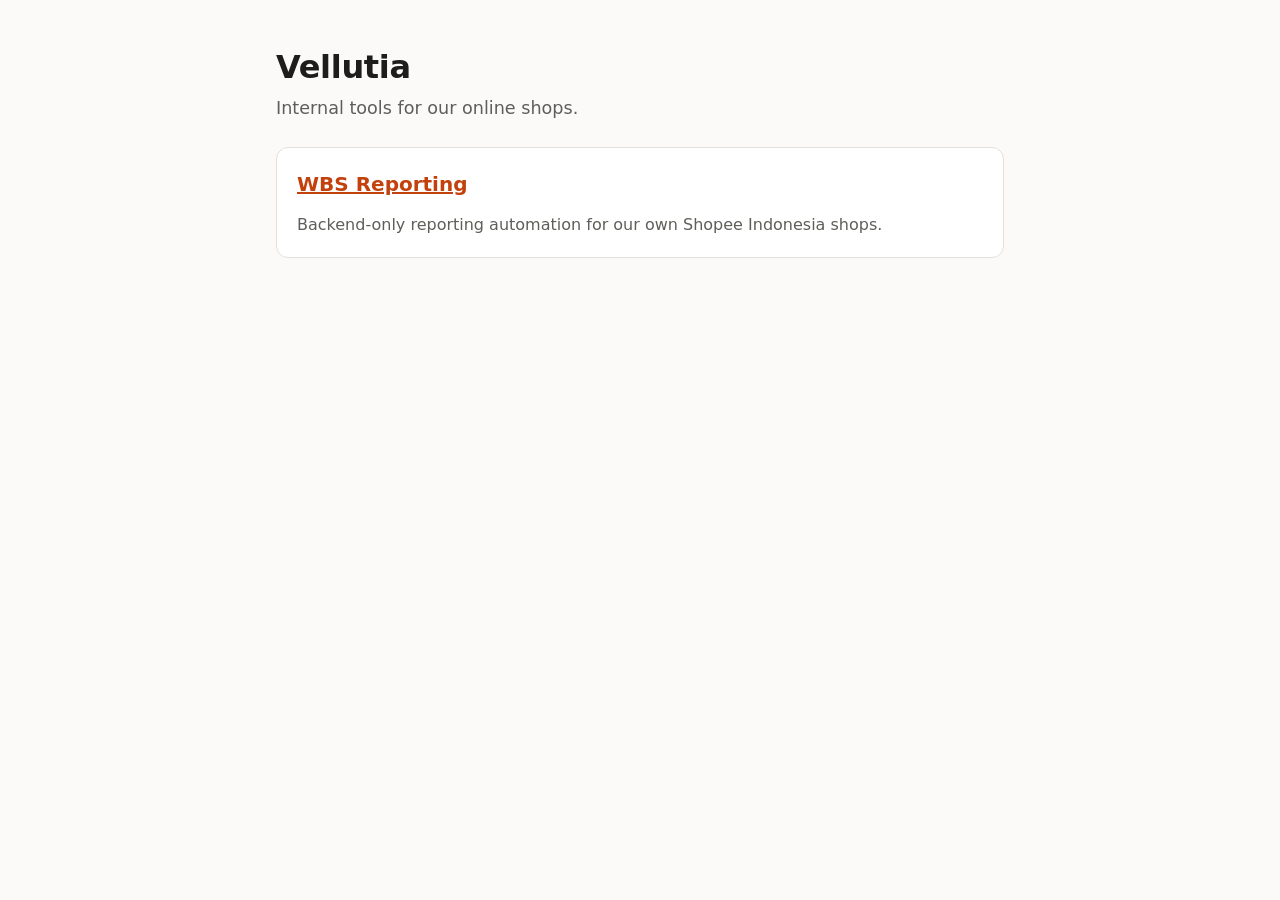
<file: index.html>
<!doctype html>
<html lang="en">
<head>
  <meta charset="utf-8">
  <meta name="viewport" content="width=device-width, initial-scale=1">
  <meta name="referrer" content="no-referrer">
  <title>Vellutia</title>
  <link rel="stylesheet" href="/style.css">
</head>
<body>
  <main>
    <h1>Vellutia</h1>
    <p class="lede">Internal tools for our online shops.</p>
    <div class="card">
      <h2 style="margin-top:0"><a href="/wbs-reporting/">WBS Reporting</a></h2>
      <p class="muted" style="margin:0">Backend-only reporting automation for our own Shopee Indonesia shops.</p>
    </div>
  </main>
</body>
</html>
</file>
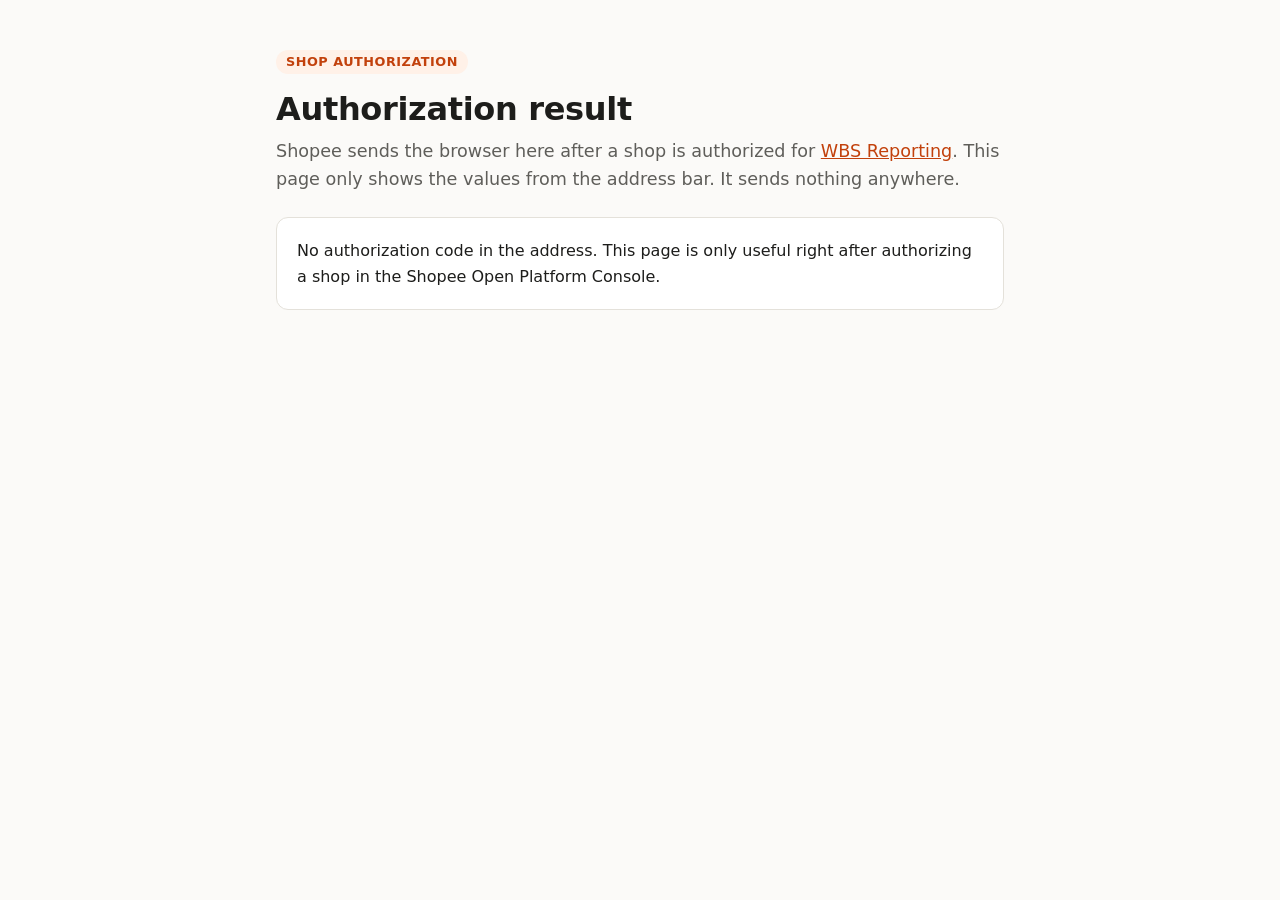
<file: callback/index.html>
<!doctype html>
<html lang="en">
<head>
  <meta charset="utf-8">
  <meta name="viewport" content="width=device-width, initial-scale=1">
  <!-- The authorization code is in this page's URL: never leak it via the Referer header. -->
  <meta name="referrer" content="no-referrer">
  <meta name="robots" content="noindex">
  <title>Shopee authorization — WBS Reporting</title>
  <link rel="stylesheet" href="/style.css">
</head>
<body>
  <main>
    <span class="tag">Shop authorization</span>
    <h1>Authorization result</h1>
    <p class="lede">Shopee sends the browser here after a shop is authorized for <a href="/wbs-reporting/">WBS Reporting</a>. This page only shows the values from the address bar. It sends nothing anywhere.</p>

    <div id="empty" class="card" hidden>
      No authorization code in the address. This page is only useful right after authorizing a shop in the Shopee Open Platform Console.
    </div>

    <div id="error" class="card" hidden>
      <strong>Shopee returned an error:</strong>
      <pre id="error-text"></pre>
    </div>

    <div id="result" hidden>
      <div class="card">
        <div id="fields"></div>
        <p class="muted" style="margin:0">The code works once and expires about 10 minutes after it was issued.</p>
      </div>

      <div id="command-card" class="card" hidden>
        <strong>Run in the project folder:</strong>
        <div class="row">
          <code id="command"></code>
          <button type="button" data-copy="command">Copy</button>
        </div>
      </div>

      <div id="main-account" class="card" hidden>
        This was a <strong>main account</strong> authorization (<code>main_account_id</code> instead of <code>shop_id</code>). The CLI's <code>shopee:token</code> command currently handles single-shop authorizations only.
      </div>
    </div>
  </main>

  <script>
    (function () {
      var params = new URLSearchParams(window.location.search);
      var show = function (id) { document.getElementById(id).hidden = false; };

      var error = params.get('error') || params.get('message');
      if (error) {
        document.getElementById('error-text').textContent = error;
        show('error');
      }

      var code = params.get('code');
      if (!code) {
        if (!error) show('empty');
        return;
      }

      // Show every parameter Shopee sent, highlighting the ones the CLI needs.
      var fields = document.getElementById('fields');
      params.forEach(function (value, key) {
        var label = document.createElement('div');
        label.className = 'muted';
        label.textContent = key;
        var row = document.createElement('div');
        row.className = 'row';
        var valueEl = document.createElement('code');
        valueEl.id = 'param-' + key;
        valueEl.textContent = value;
        var button = document.createElement('button');
        button.type = 'button';
        button.textContent = 'Copy';
        button.setAttribute('data-copy', valueEl.id);
        row.appendChild(valueEl);
        row.appendChild(button);
        fields.appendChild(label);
        fields.appendChild(row);
      });

      var shopId = params.get('shop_id');
      if (shopId && /^\d+$/.test(shopId) && /^[A-Za-z0-9]+$/.test(code)) {
        document.getElementById('command').textContent = 'pnpm cli shopee:token --code ' + code + ' --shop-id ' + shopId;
        show('command-card');
      }
      if (params.get('main_account_id')) show('main-account');
      show('result');

      document.addEventListener('click', function (event) {
        var target = event.target.closest('[data-copy]');
        if (!target) return;
        var text = document.getElementById(target.getAttribute('data-copy')).textContent;
        navigator.clipboard.writeText(text).then(function () {
          target.textContent = 'Copied';
          setTimeout(function () { target.textContent = 'Copy'; }, 1500);
        });
      });
    })();
  </script>
</body>
</html>
</file>
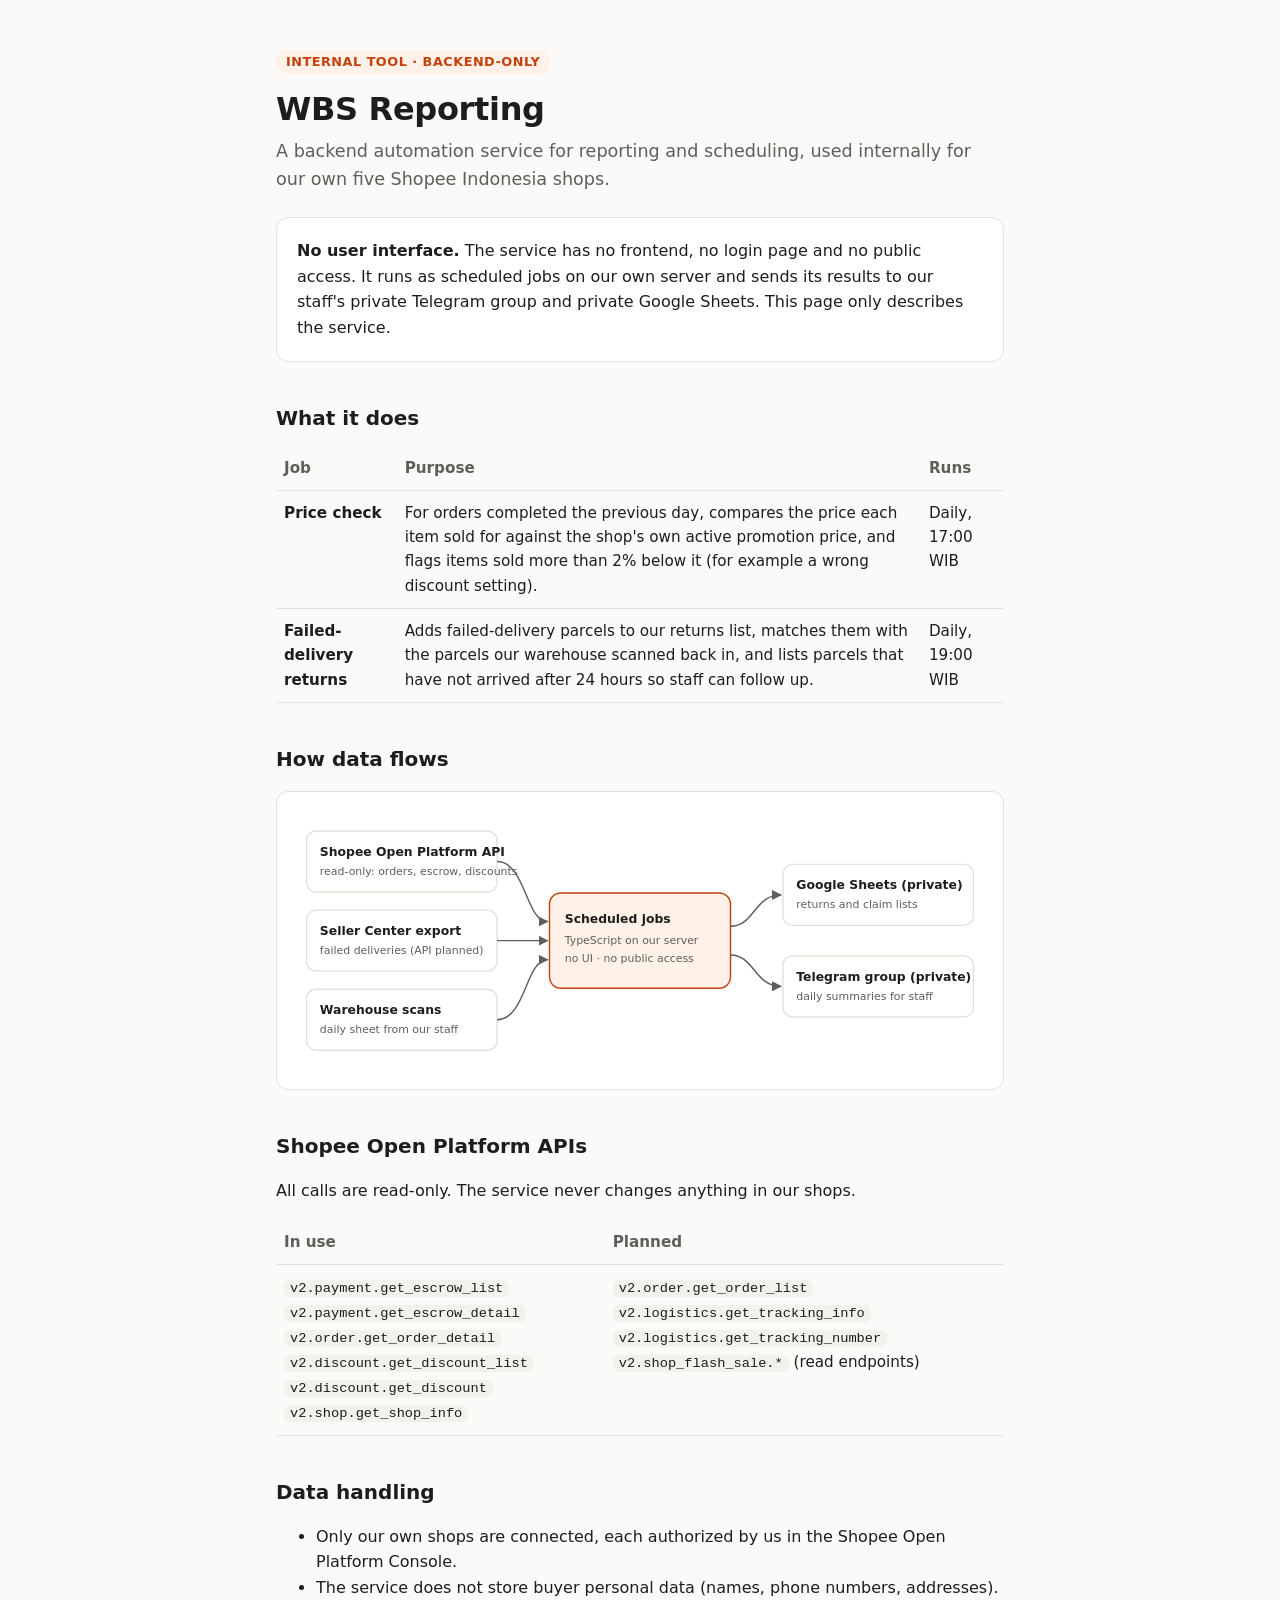
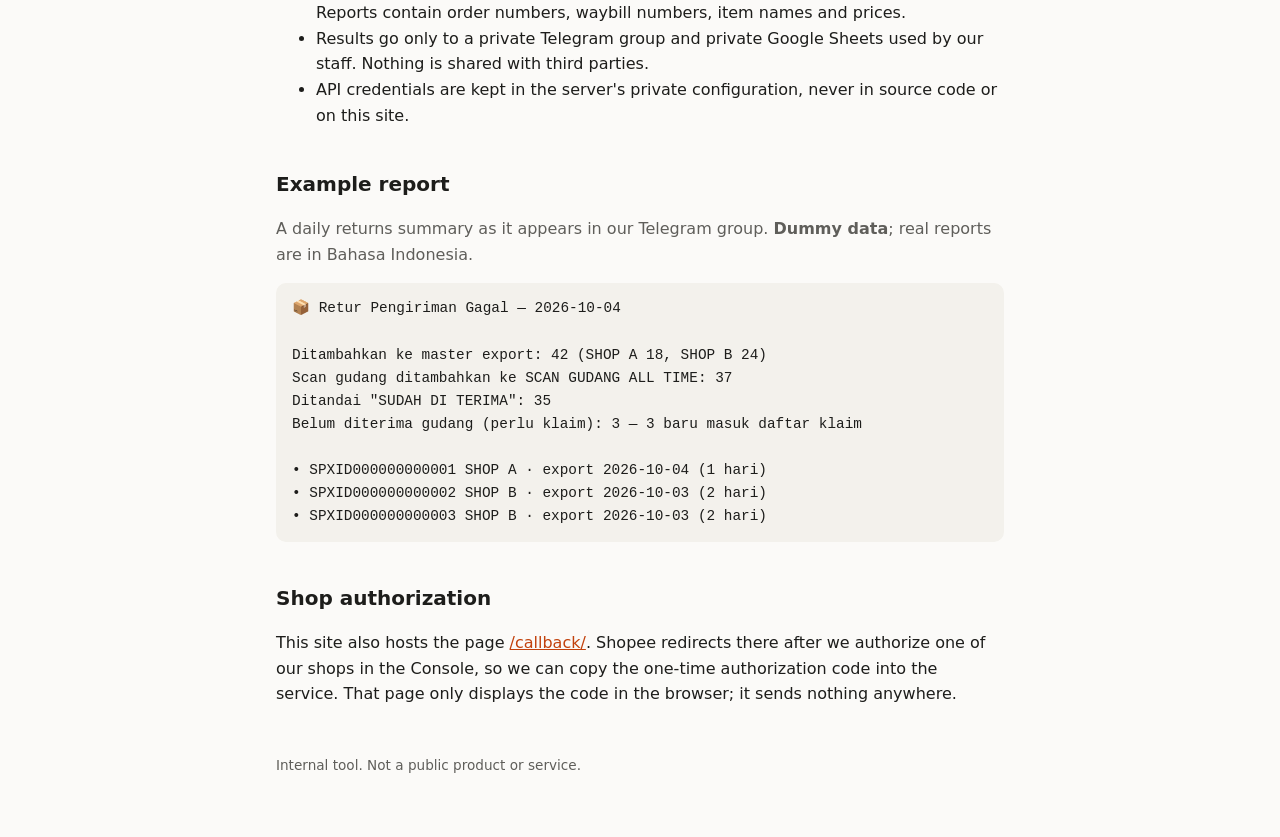
<file: wbs-reporting/index.html>
<!doctype html>
<html lang="en">
<head>
  <meta charset="utf-8">
  <meta name="viewport" content="width=device-width, initial-scale=1">
  <meta name="referrer" content="no-referrer">
  <meta name="description" content="Backend-only reporting automation for our own Shopee Indonesia shops.">
  <title>WBS Reporting</title>
  <link rel="stylesheet" href="/style.css">
  <style>
    .diagram .box { fill: var(--surface); stroke: var(--border); stroke-width: 1.5; }
    .diagram .core { fill: var(--accent-soft); stroke: var(--accent); stroke-width: 1.5; }
    .diagram .t { fill: var(--text); font: 600 13px system-ui, sans-serif; }
    .diagram .s { fill: var(--muted); font: 11.5px system-ui, sans-serif; }
    .diagram .arrow { stroke: var(--muted); stroke-width: 1.5; fill: none; marker-end: url(#head); }
    .diagram .head { fill: var(--muted); }
  </style>
</head>
<body>
  <main>
    <span class="tag">Internal tool · backend-only</span>
    <h1>WBS Reporting</h1>
    <p class="lede">A backend automation service for reporting and scheduling, used internally for our own five Shopee Indonesia shops.</p>

    <div class="card">
      <strong>No user interface.</strong> The service has no frontend, no login page and no public access. It runs as scheduled jobs on our own server and sends its results to our staff's private Telegram group and private Google Sheets. This page only describes the service.
    </div>

    <h2>What it does</h2>
    <table>
      <thead><tr><th>Job</th><th>Purpose</th><th>Runs</th></tr></thead>
      <tbody>
        <tr>
          <td><strong>Price check</strong></td>
          <td>For orders completed the previous day, compares the price each item sold for against the shop's own active promotion price, and flags items sold more than 2% below it (for example a wrong discount setting).</td>
          <td>Daily, 17:00 WIB</td>
        </tr>
        <tr>
          <td><strong>Failed-delivery returns</strong></td>
          <td>Adds failed-delivery parcels to our returns list, matches them with the parcels our warehouse scanned back in, and lists parcels that have not arrived after 24 hours so staff can follow up.</td>
          <td>Daily, 19:00 WIB</td>
        </tr>
      </tbody>
    </table>

    <h2>How data flows</h2>
    <div class="card">
      <svg class="diagram" viewBox="0 0 720 270" role="img" aria-label="Data flow: Shopee Open Platform API, Seller Center export and warehouse scans go into scheduled jobs on our server, which write to private Google Sheets and a private Telegram group.">
        <defs>
          <marker id="head" viewBox="0 0 10 10" refX="9" refY="5" markerWidth="7" markerHeight="7" orient="auto-start-reverse">
            <path class="head" d="M0,0 L10,5 L0,10 z"/>
          </marker>
        </defs>
        <rect class="box" x="10" y="20" width="200" height="64" rx="10"/>
        <text class="t" x="24" y="46">Shopee Open Platform API</text>
        <text class="s" x="24" y="66">read-only: orders, escrow, discounts</text>

        <rect class="box" x="10" y="103" width="200" height="64" rx="10"/>
        <text class="t" x="24" y="129">Seller Center export</text>
        <text class="s" x="24" y="149">failed deliveries (API planned)</text>

        <rect class="box" x="10" y="186" width="200" height="64" rx="10"/>
        <text class="t" x="24" y="212">Warehouse scans</text>
        <text class="s" x="24" y="232">daily sheet from our staff</text>

        <rect class="core" x="265" y="85" width="190" height="100" rx="12"/>
        <text class="t" x="281" y="117">Scheduled jobs</text>
        <text class="s" x="281" y="139">TypeScript on our server</text>
        <text class="s" x="281" y="157">no UI · no public access</text>

        <rect class="box" x="510" y="55" width="200" height="64" rx="10"/>
        <text class="t" x="524" y="81">Google Sheets (private)</text>
        <text class="s" x="524" y="101">returns and claim lists</text>

        <rect class="box" x="510" y="151" width="200" height="64" rx="10"/>
        <text class="t" x="524" y="177">Telegram group (private)</text>
        <text class="s" x="524" y="197">daily summaries for staff</text>

        <path class="arrow" d="M210,52 C240,52 240,115 263,115"/>
        <path class="arrow" d="M210,135 L263,135"/>
        <path class="arrow" d="M210,218 C240,218 240,155 263,155"/>
        <path class="arrow" d="M455,120 C480,120 480,87 508,87"/>
        <path class="arrow" d="M455,150 C480,150 480,183 508,183"/>
      </svg>
    </div>

    <h2>Shopee Open Platform APIs</h2>
    <p>All calls are read-only. The service never changes anything in our shops.</p>
    <table>
      <thead><tr><th>In use</th><th>Planned</th></tr></thead>
      <tbody>
        <tr>
          <td>
            <code>v2.payment.get_escrow_list</code><br>
            <code>v2.payment.get_escrow_detail</code><br>
            <code>v2.order.get_order_detail</code><br>
            <code>v2.discount.get_discount_list</code><br>
            <code>v2.discount.get_discount</code><br>
            <code>v2.shop.get_shop_info</code>
          </td>
          <td>
            <code>v2.order.get_order_list</code><br>
            <code>v2.logistics.get_tracking_info</code><br>
            <code>v2.logistics.get_tracking_number</code><br>
            <code>v2.shop_flash_sale.*</code> (read endpoints)
          </td>
        </tr>
      </tbody>
    </table>

    <h2>Data handling</h2>
    <ul>
      <li>Only our own shops are connected, each authorized by us in the Shopee Open Platform Console.</li>
      <li>The service does not store buyer personal data (names, phone numbers, addresses). Reports contain order numbers, waybill numbers, item names and prices.</li>
      <li>Results go only to a private Telegram group and private Google Sheets used by our staff. Nothing is shared with third parties.</li>
      <li>API credentials are kept in the server's private configuration, never in source code or on this site.</li>
    </ul>

    <h2>Example report</h2>
    <p class="muted">A daily returns summary as it appears in our Telegram group. <strong>Dummy data</strong>; real reports are in Bahasa Indonesia.</p>
    <pre>📦 Retur Pengiriman Gagal — 2026-10-04

Ditambahkan ke master export: 42 (SHOP A 18, SHOP B 24)
Scan gudang ditambahkan ke SCAN GUDANG ALL TIME: 37
Ditandai "SUDAH DI TERIMA": 35
Belum diterima gudang (perlu klaim): 3 — 3 baru masuk daftar klaim

• SPXID000000000001 SHOP A · export 2026-10-04 (1 hari)
• SPXID000000000002 SHOP B · export 2026-10-03 (2 hari)
• SPXID000000000003 SHOP B · export 2026-10-03 (2 hari)</pre>

    <h2>Shop authorization</h2>
    <p>This site also hosts the page <a href="/callback/">/callback/</a>. Shopee redirects there after we authorize one of our shops in the Console, so we can copy the one-time authorization code into the service. That page only displays the code in the browser; it sends nothing anywhere.</p>

    <footer>Internal tool. Not a public product or service.</footer>
  </main>
</body>
</html>
</file>
<file: style.css>
:root {
  --bg: #fbfaf8;
  --surface: #ffffff;
  --text: #1d1d1b;
  --muted: #5f5e5a;
  --border: #e4e1da;
  --accent: #c2410c;
  --accent-soft: #fff1e8;
  --code-bg: #f3f1ec;
  color-scheme: light;
}
@media (prefers-color-scheme: dark) {
  :root {
    --bg: #161614;
    --surface: #1f1f1c;
    --text: #ecebe6;
    --muted: #a7a59d;
    --border: #34332f;
    --accent: #fb923c;
    --accent-soft: #2b1d14;
    --code-bg: #2a2925;
    color-scheme: dark;
  }
}
* { box-sizing: border-box; }
html { -webkit-text-size-adjust: 100%; }
body {
  margin: 0;
  background: var(--bg);
  color: var(--text);
  font: 16px/1.6 system-ui, -apple-system, "Segoe UI", Roboto, sans-serif;
}
main { max-width: 760px; margin: 0 auto; padding: 48px 16px 64px; }
h1 { font-size: 2rem; line-height: 1.2; margin: 0 0 8px; letter-spacing: -0.01em; }
h2 { font-size: 1.25rem; margin: 40px 0 12px; }
p, li { color: var(--text); }
.lede { color: var(--muted); font-size: 1.1rem; margin: 0 0 24px; }
.muted { color: var(--muted); }
.tag {
  display: inline-block; font-size: 0.8rem; font-weight: 600; letter-spacing: 0.04em;
  text-transform: uppercase; color: var(--accent); background: var(--accent-soft);
  padding: 2px 10px; border-radius: 999px; margin-bottom: 16px;
}
.card {
  background: var(--surface); border: 1px solid var(--border); border-radius: 12px;
  padding: 20px; margin: 16px 0;
}
table { width: 100%; border-collapse: collapse; font-size: 0.95rem; }
th, td { text-align: left; padding: 10px 8px; border-bottom: 1px solid var(--border); vertical-align: top; }
th { color: var(--muted); font-weight: 600; }
code, pre { font-family: ui-monospace, SFMono-Regular, Menlo, Consolas, monospace; font-size: 0.9em; }
code { background: var(--code-bg); padding: 1px 6px; border-radius: 6px; word-break: break-all; }
pre {
  background: var(--code-bg); padding: 14px 16px; border-radius: 10px; overflow-x: auto;
  white-space: pre-wrap; word-break: break-word; margin: 0;
}
svg.diagram { width: 100%; height: auto; display: block; }
a { color: var(--accent); }
footer { margin-top: 48px; color: var(--muted); font-size: 0.85rem; }
button {
  font: inherit; font-size: 0.9rem; cursor: pointer; border-radius: 8px; padding: 6px 14px;
  border: 1px solid var(--border); background: var(--surface); color: var(--text);
}
button:hover { border-color: var(--accent); }
.row { display: flex; gap: 8px; align-items: center; flex-wrap: wrap; margin: 6px 0 14px; }
.row code { flex: 1 1 260px; padding: 8px 10px; }
</file>
